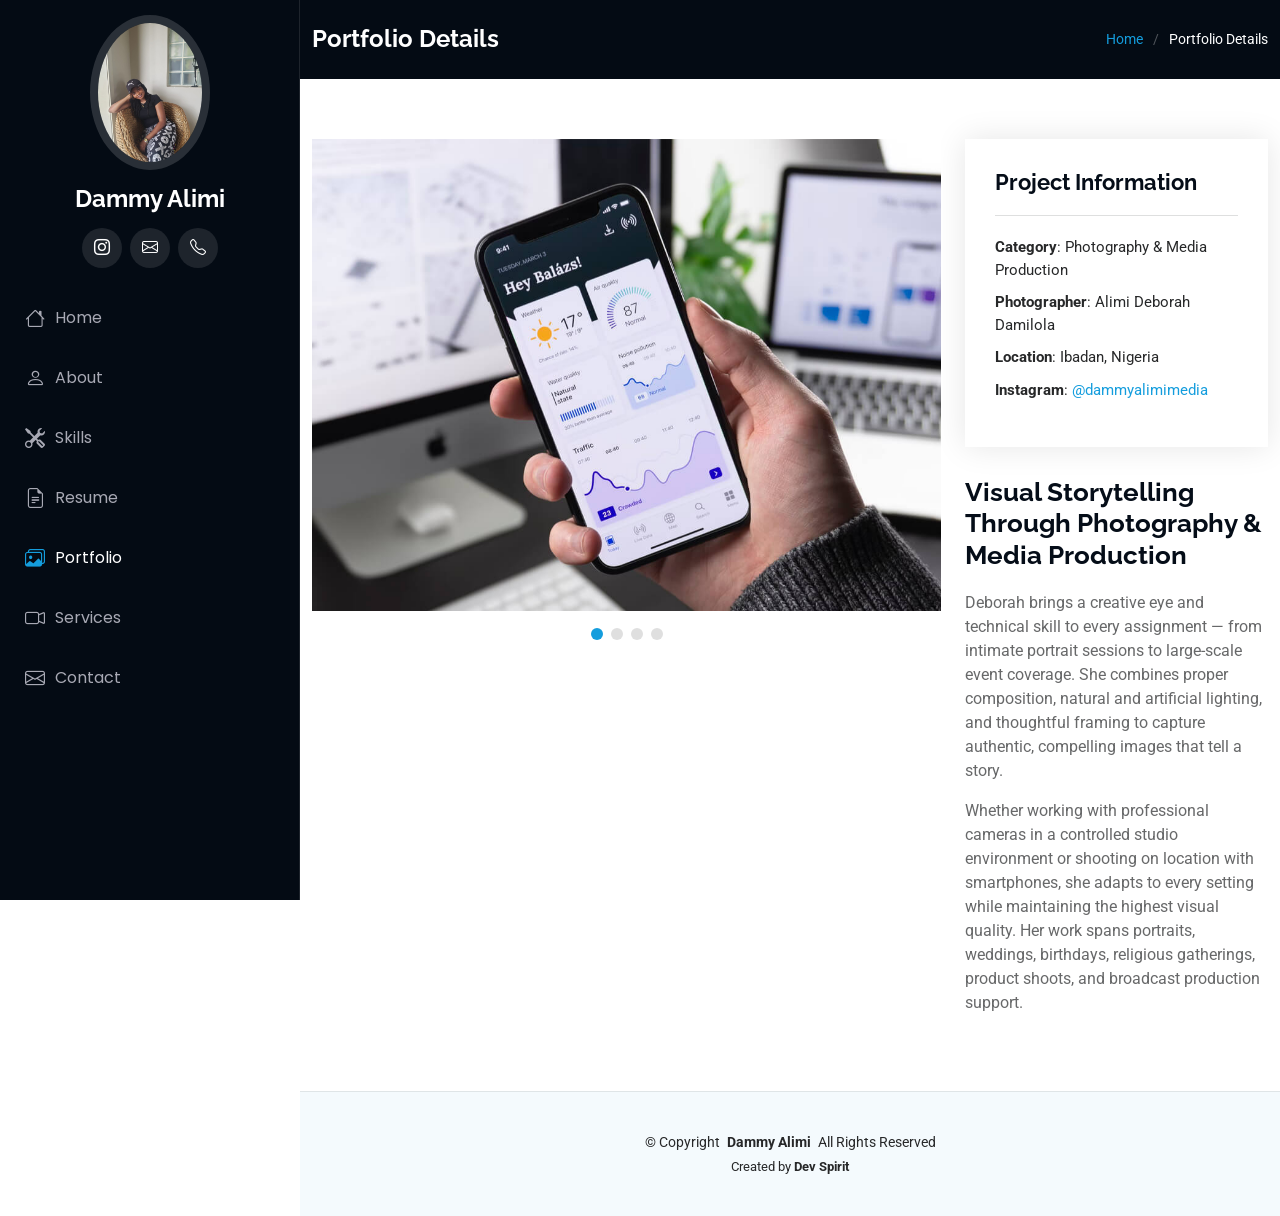
<file: portfolio-details.html>
<!DOCTYPE html>
<html lang="en">

<head>
  <meta charset="utf-8">
  <meta content="width=device-width, initial-scale=1.0" name="viewport">
  <title>Portfolio Details - Alimi Deborah Damilola</title>
  <meta content="Photography, videography and media production portfolio of Alimi Deborah Damilola." name="description">
  <meta content="photography, videography, media production, Nigeria" name="keywords">

  <!-- Favicons -->
  <link href="assets/img/favicon.png" rel="icon">
  <link href="assets/img/apple-touch-icon.png" rel="apple-touch-icon">

  <!-- Fonts -->
  <link href="https://fonts.googleapis.com" rel="preconnect">
  <link href="https://fonts.gstatic.com" rel="preconnect" crossorigin>
  <link href="https://fonts.googleapis.com/css2?family=Roboto:ital,wght@0,100;0,300;0,400;0,500;0,700;0,900;1,100;1,300;1,400;1,500;1,700;1,900&family=Poppins:ital,wght@0,100;0,200;0,300;0,400;0,500;0,600;0,700;0,800;0,900;1,100;1,200;1,300;1,400;1,500;1,600;1,700;1,800;1,900&family=Raleway:ital,wght@0,100;0,200;0,300;0,400;0,500;0,600;0,700;0,800;0,900;1,100;1,200;1,300;1,400;1,500;1,600;1,700;1,800;1,900&display=swap" rel="stylesheet">

  <!-- Vendor CSS Files -->
  <link href="assets/vendor/bootstrap/css/bootstrap.min.css" rel="stylesheet">
  <link href="assets/vendor/bootstrap-icons/bootstrap-icons.css" rel="stylesheet">
  <link href="assets/vendor/aos/aos.css" rel="stylesheet">
  <link href="assets/vendor/glightbox/css/glightbox.min.css" rel="stylesheet">
  <link href="assets/vendor/swiper/swiper-bundle.min.css" rel="stylesheet">

  <!-- Main CSS File -->
  <link href="assets/css/main.css" rel="stylesheet">

  <!-- =======================================================
  * Site Name: Dammy Alimi Portfolio
  * Created by: Dev Spirit
  ======================================================== -->
</head>

<body class="portfolio-details-page">

  <header id="header" class="header dark-background d-flex flex-column">
    <i class="header-toggle d-xl-none bi bi-list"></i>

    <div class="profile-img">
      <img src="assets/img/my-profile-img.jpg" alt="Alimi Deborah Damilola" class="img-fluid rounded-circle">
    </div>

    <a href="index.html" class="logo d-flex align-items-center justify-content-center">
      <h1 class="sitename">Dammy Alimi</h1>
    </a>

    <div class="social-links text-center">
      <a href="https://instagram.com/dammyalimimedia" class="instagram" target="_blank" title="Instagram"><i class="bi bi-instagram"></i></a>
      <a href="mailto:alimideborahdamilola978@gmail.com" class="google-plus" title="Email"><i class="bi bi-envelope"></i></a>
      <a href="tel:+2347083114554" class="linkedin" title="Phone"><i class="bi bi-telephone"></i></a>
    </div>

    <nav id="navmenu" class="navmenu">
      <ul>
        <li><a href="index.html"><i class="bi bi-house navicon"></i>Home</a></li>
        <li><a href="index.html#about"><i class="bi bi-person navicon"></i> About</a></li>
        <li><a href="index.html#skills"><i class="bi bi-tools navicon"></i> Skills</a></li>
        <li><a href="index.html#resume"><i class="bi bi-file-earmark-text navicon"></i> Resume</a></li>
        <li><a href="index.html#portfolio" class="active"><i class="bi bi-images navicon"></i> Portfolio</a></li>
        <li><a href="index.html#services"><i class="bi bi-camera-video navicon"></i> Services</a></li>
        <li><a href="index.html#contact"><i class="bi bi-envelope navicon"></i> Contact</a></li>
      </ul>
    </nav>

  </header>

  <main class="main">

    <!-- Page Title -->
    <div class="page-title dark-background">
      <div class="container d-lg-flex justify-content-between align-items-center">
        <h1 class="mb-2 mb-lg-0">Portfolio Details</h1>
        <nav class="breadcrumbs">
          <ol>
            <li><a href="index.html">Home</a></li>
            <li class="current">Portfolio Details</li>
          </ol>
        </nav>
      </div>
    </div><!-- End Page Title -->

    <!-- Portfolio Details Section -->
    <section id="portfolio-details" class="portfolio-details section">

      <div class="container" data-aos="fade-up" data-aos-delay="100">

        <div class="row gy-4">

          <div class="col-lg-8">
            <div class="portfolio-details-slider swiper init-swiper">

              <script type="application/json" class="swiper-config">
                {
                  "loop": true,
                  "speed": 600,
                  "autoplay": {
                    "delay": 5000
                  },
                  "slidesPerView": "auto",
                  "pagination": {
                    "el": ".swiper-pagination",
                    "type": "bullets",
                    "clickable": true
                  }
                }
              </script>

              <div class="swiper-wrapper align-items-center">

                <div class="swiper-slide">
                  <img src="assets/img/portfolio/app-1.jpg" alt="Portrait Photography">
                </div>

                <div class="swiper-slide">
                  <img src="assets/img/portfolio/product-1.jpg" alt="Event Coverage">
                </div>

                <div class="swiper-slide">
                  <img src="assets/img/portfolio/branding-1.jpg" alt="Studio Work">
                </div>

                <div class="swiper-slide">
                  <img src="assets/img/portfolio/books-1.jpg" alt="Broadcast Production">
                </div>

              </div>
              <div class="swiper-pagination"></div>
            </div>
          </div>

          <div class="col-lg-4">
            <div class="portfolio-info" data-aos="fade-up" data-aos-delay="200">
              <h3>Project Information</h3>
              <ul>
                <li><strong>Category</strong>: Photography &amp; Media Production</li>
                <li><strong>Photographer</strong>: Alimi Deborah Damilola</li>
                <li><strong>Location</strong>: Ibadan, Nigeria</li>
                <li><strong>Instagram</strong>: <a href="https://instagram.com/dammyalimimedia" target="_blank">@dammyalimimedia</a></li>
              </ul>
            </div>
            <div class="portfolio-description" data-aos="fade-up" data-aos-delay="300">
              <h2>Visual Storytelling Through Photography &amp; Media Production</h2>
              <p>
                Deborah brings a creative eye and technical skill to every assignment — from intimate portrait sessions to large-scale event coverage. She combines proper composition, natural and artificial lighting, and thoughtful framing to capture authentic, compelling images that tell a story.
              </p>
              <p>
                Whether working with professional cameras in a controlled studio environment or shooting on location with smartphones, she adapts to every setting while maintaining the highest visual quality. Her work spans portraits, weddings, birthdays, religious gatherings, product shoots, and broadcast production support.
              </p>
            </div>
          </div>

        </div>

      </div>

    </section><!-- /Portfolio Details Section -->

  </main>

  <footer id="footer" class="footer position-relative light-background">

    <div class="container">
      <div class="copyright text-center ">
        <p>© <span>Copyright</span> <strong class="px-1 sitename">Dammy Alimi</strong> <span>All Rights Reserved</span></p>
      </div>
      <div class="credits">
        Created by <strong>Dev Spirit</strong>
      </div>
    </div>

  </footer>

  <!-- Scroll Top -->
  <a href="#" id="scroll-top" class="scroll-top d-flex align-items-center justify-content-center"><i class="bi bi-arrow-up-short"></i></a>

  <!-- Preloader -->
  <div id="preloader"></div>

  <!-- Vendor JS Files -->
  <script src="assets/vendor/bootstrap/js/bootstrap.bundle.min.js"></script>
  <script src="assets/vendor/php-email-form/validate.js"></script>
  <script src="assets/vendor/aos/aos.js"></script>
  <script src="assets/vendor/typed.js/typed.umd.js"></script>
  <script src="assets/vendor/purecounter/purecounter_vanilla.js"></script>
  <script src="assets/vendor/waypoints/noframework.waypoints.js"></script>
  <script src="assets/vendor/glightbox/js/glightbox.min.js"></script>
  <script src="assets/vendor/imagesloaded/imagesloaded.pkgd.min.js"></script>
  <script src="assets/vendor/isotope-layout/isotope.pkgd.min.js"></script>
  <script src="assets/vendor/swiper/swiper-bundle.min.js"></script>

  <!-- Main JS File -->
  <script src="assets/js/main.js"></script>

</body>

</html>
</file>
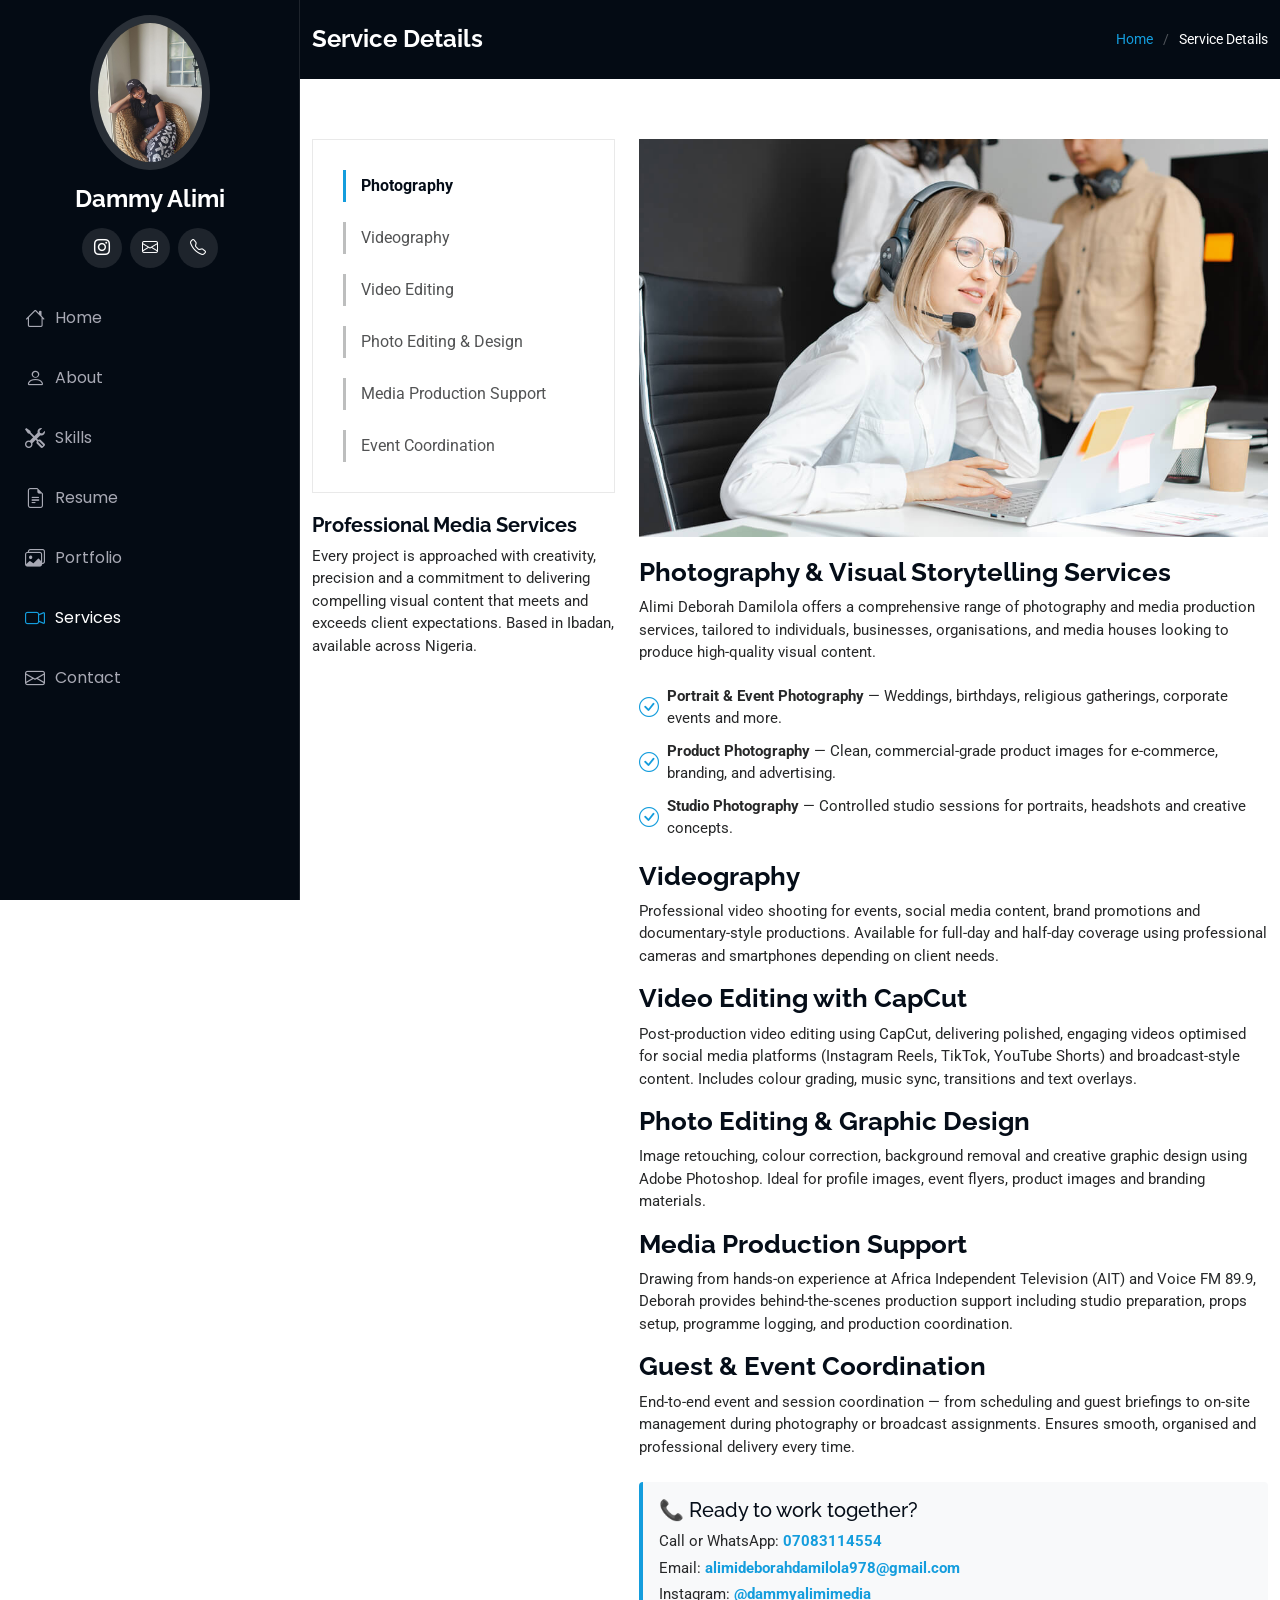
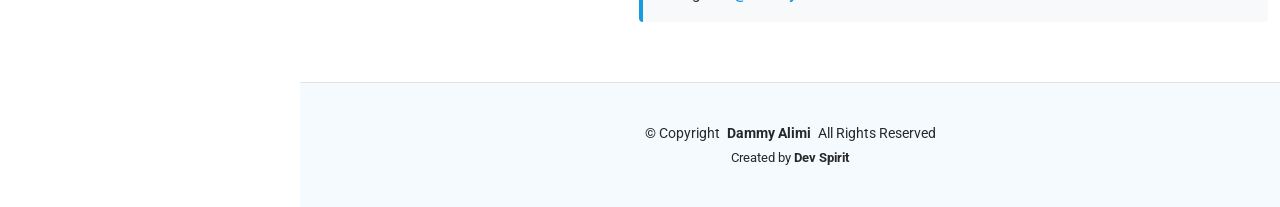
<file: service-details.html>
<!DOCTYPE html>
<html lang="en">

<head>
  <meta charset="utf-8">
  <meta content="width=device-width, initial-scale=1.0" name="viewport">
  <title>Service Details - Alimi Deborah Damilola</title>
  <meta content="Media production, photography, videography and broadcast services by Alimi Deborah Damilola." name="description">
  <meta content="photography services, videography, video editing, media production, Nigeria" name="keywords">

  <!-- Favicons -->
  <link href="assets/img/favicon.png" rel="icon">
  <link href="assets/img/apple-touch-icon.png" rel="apple-touch-icon">

  <!-- Fonts -->
  <link href="https://fonts.googleapis.com" rel="preconnect">
  <link href="https://fonts.gstatic.com" rel="preconnect" crossorigin>
  <link href="https://fonts.googleapis.com/css2?family=Roboto:ital,wght@0,100;0,300;0,400;0,500;0,700;0,900;1,100;1,300;1,400;1,500;1,700;1,900&family=Poppins:ital,wght@0,100;0,200;0,300;0,400;0,500;0,600;0,700;0,800;0,900;1,100;1,200;1,300;1,400;1,500;1,600;1,700;1,800;1,900&family=Raleway:ital,wght@0,100;0,200;0,300;0,400;0,500;0,600;0,700;0,800;0,900;1,100;1,200;1,300;1,400;1,500;1,600;1,700;1,800;1,900&display=swap" rel="stylesheet">

  <!-- Vendor CSS Files -->
  <link href="assets/vendor/bootstrap/css/bootstrap.min.css" rel="stylesheet">
  <link href="assets/vendor/bootstrap-icons/bootstrap-icons.css" rel="stylesheet">
  <link href="assets/vendor/aos/aos.css" rel="stylesheet">
  <link href="assets/vendor/glightbox/css/glightbox.min.css" rel="stylesheet">
  <link href="assets/vendor/swiper/swiper-bundle.min.css" rel="stylesheet">

  <!-- Main CSS File -->
  <link href="assets/css/main.css" rel="stylesheet">

  <!-- =======================================================
  * Site Name: Dammy Alimi Portfolio
  * Created by: Dev Spirit
  ======================================================== -->
</head>

<body class="service-details-page">

  <header id="header" class="header dark-background d-flex flex-column">
    <i class="header-toggle d-xl-none bi bi-list"></i>

    <div class="profile-img">
      <img src="assets/img/my-profile-img.jpg" alt="Alimi Deborah Damilola" class="img-fluid rounded-circle">
    </div>

    <a href="index.html" class="logo d-flex align-items-center justify-content-center">
      <h1 class="sitename">Dammy Alimi</h1>
    </a>

    <div class="social-links text-center">
      <a href="https://instagram.com/dammyalimimedia" class="instagram" target="_blank" title="Instagram"><i class="bi bi-instagram"></i></a>
      <a href="mailto:alimideborahdamilola978@gmail.com" class="google-plus" title="Email"><i class="bi bi-envelope"></i></a>
      <a href="tel:+2347083114554" class="linkedin" title="Phone"><i class="bi bi-telephone"></i></a>
    </div>

    <nav id="navmenu" class="navmenu">
      <ul>
        <li><a href="index.html"><i class="bi bi-house navicon"></i>Home</a></li>
        <li><a href="index.html#about"><i class="bi bi-person navicon"></i> About</a></li>
        <li><a href="index.html#skills"><i class="bi bi-tools navicon"></i> Skills</a></li>
        <li><a href="index.html#resume"><i class="bi bi-file-earmark-text navicon"></i> Resume</a></li>
        <li><a href="index.html#portfolio"><i class="bi bi-images navicon"></i> Portfolio</a></li>
        <li><a href="index.html#services" class="active"><i class="bi bi-camera-video navicon"></i> Services</a></li>
        <li><a href="index.html#contact"><i class="bi bi-envelope navicon"></i> Contact</a></li>
      </ul>
    </nav>

  </header>

  <main class="main">

    <!-- Page Title -->
    <div class="page-title dark-background">
      <div class="container d-lg-flex justify-content-between align-items-center">
        <h1 class="mb-2 mb-lg-0">Service Details</h1>
        <nav class="breadcrumbs">
          <ol>
            <li><a href="index.html">Home</a></li>
            <li class="current">Service Details</li>
          </ol>
        </nav>
      </div>
    </div><!-- End Page Title -->

    <!-- Service Details Section -->
    <section id="service-details" class="service-details section">

      <div class="container">

        <div class="row gy-4">

          <div class="col-lg-4" data-aos="fade-up" data-aos-delay="100">
            <div class="services-list">
              <a href="#photography" class="active">Photography</a>
              <a href="#videography">Videography</a>
              <a href="#video-editing">Video Editing</a>
              <a href="#photo-editing">Photo Editing &amp; Design</a>
              <a href="#media-production">Media Production Support</a>
              <a href="#event-coordination">Event Coordination</a>
            </div>

            <h4>Professional Media Services</h4>
            <p>Every project is approached with creativity, precision and a commitment to delivering compelling visual content that meets and exceeds client expectations. Based in Ibadan, available across Nigeria.</p>
          </div>

          <div class="col-lg-8" data-aos="fade-up" data-aos-delay="200">
            <img src="assets/img/services.jpg" alt="Media Production Services" class="img-fluid services-img">

            <h3 id="photography">Photography &amp; Visual Storytelling Services</h3>
            <p>
              Alimi Deborah Damilola offers a comprehensive range of photography and media production services, tailored to individuals, businesses, organisations, and media houses looking to produce high-quality visual content.
            </p>
            <ul>
              <li><i class="bi bi-check-circle"></i> <span><strong>Portrait &amp; Event Photography</strong> — Weddings, birthdays, religious gatherings, corporate events and more.</span></li>
              <li><i class="bi bi-check-circle"></i> <span><strong>Product Photography</strong> — Clean, commercial-grade product images for e-commerce, branding, and advertising.</span></li>
              <li><i class="bi bi-check-circle"></i> <span><strong>Studio Photography</strong> — Controlled studio sessions for portraits, headshots and creative concepts.</span></li>
            </ul>

            <h3 id="videography">Videography</h3>
            <p>
              Professional video shooting for events, social media content, brand promotions and documentary-style productions. Available for full-day and half-day coverage using professional cameras and smartphones depending on client needs.
            </p>

            <h3 id="video-editing">Video Editing with CapCut</h3>
            <p>
              Post-production video editing using CapCut, delivering polished, engaging videos optimised for social media platforms (Instagram Reels, TikTok, YouTube Shorts) and broadcast-style content. Includes colour grading, music sync, transitions and text overlays.
            </p>

            <h3 id="photo-editing">Photo Editing &amp; Graphic Design</h3>
            <p>
              Image retouching, colour correction, background removal and creative graphic design using Adobe Photoshop. Ideal for profile images, event flyers, product images and branding materials.
            </p>

            <h3 id="media-production">Media Production Support</h3>
            <p>
              Drawing from hands-on experience at Africa Independent Television (AIT) and Voice FM 89.9, Deborah provides behind-the-scenes production support including studio preparation, props setup, programme logging, and production coordination.
            </p>

            <h3 id="event-coordination">Guest &amp; Event Coordination</h3>
            <p>
              End-to-end event and session coordination — from scheduling and guest briefings to on-site management during photography or broadcast assignments. Ensures smooth, organised and professional delivery every time.
            </p>

            <div class="mt-4 p-3" style="background: #f8f9fa; border-left: 4px solid var(--accent-color, #149ddd); border-radius: 4px;">
              <h5>📞 Ready to work together?</h5>
              <p class="mb-1">Call or WhatsApp: <strong><a href="tel:+2347083114554">07083114554</a></strong></p>
              <p class="mb-1">Email: <strong><a href="mailto:alimideborahdamilola978@gmail.com">alimideborahdamilola978@gmail.com</a></strong></p>
              <p class="mb-0">Instagram: <strong><a href="https://instagram.com/dammyalimimedia" target="_blank">@dammyalimimedia</a></strong></p>
            </div>
          </div>

        </div>

      </div>

    </section><!-- /Service Details Section -->

  </main>

  <footer id="footer" class="footer position-relative light-background">

    <div class="container">
      <div class="copyright text-center ">
        <p>© <span>Copyright</span> <strong class="px-1 sitename">Dammy Alimi</strong> <span>All Rights Reserved</span></p>
      </div>
      <div class="credits">
        Created by <strong>Dev Spirit</strong>
      </div>
    </div>

  </footer>

  <!-- Scroll Top -->
  <a href="#" id="scroll-top" class="scroll-top d-flex align-items-center justify-content-center"><i class="bi bi-arrow-up-short"></i></a>

  <!-- Preloader -->
  <div id="preloader"></div>

  <!-- Vendor JS Files -->
  <script src="assets/vendor/bootstrap/js/bootstrap.bundle.min.js"></script>
  <script src="assets/vendor/php-email-form/validate.js"></script>
  <script src="assets/vendor/aos/aos.js"></script>
  <script src="assets/vendor/typed.js/typed.umd.js"></script>
  <script src="assets/vendor/purecounter/purecounter_vanilla.js"></script>
  <script src="assets/vendor/waypoints/noframework.waypoints.js"></script>
  <script src="assets/vendor/glightbox/js/glightbox.min.js"></script>
  <script src="assets/vendor/imagesloaded/imagesloaded.pkgd.min.js"></script>
  <script src="assets/vendor/isotope-layout/isotope.pkgd.min.js"></script>
  <script src="assets/vendor/swiper/swiper-bundle.min.js"></script>

  <!-- Main JS File -->
  <script src="assets/js/main.js"></script>

</body>

</html>
</file>
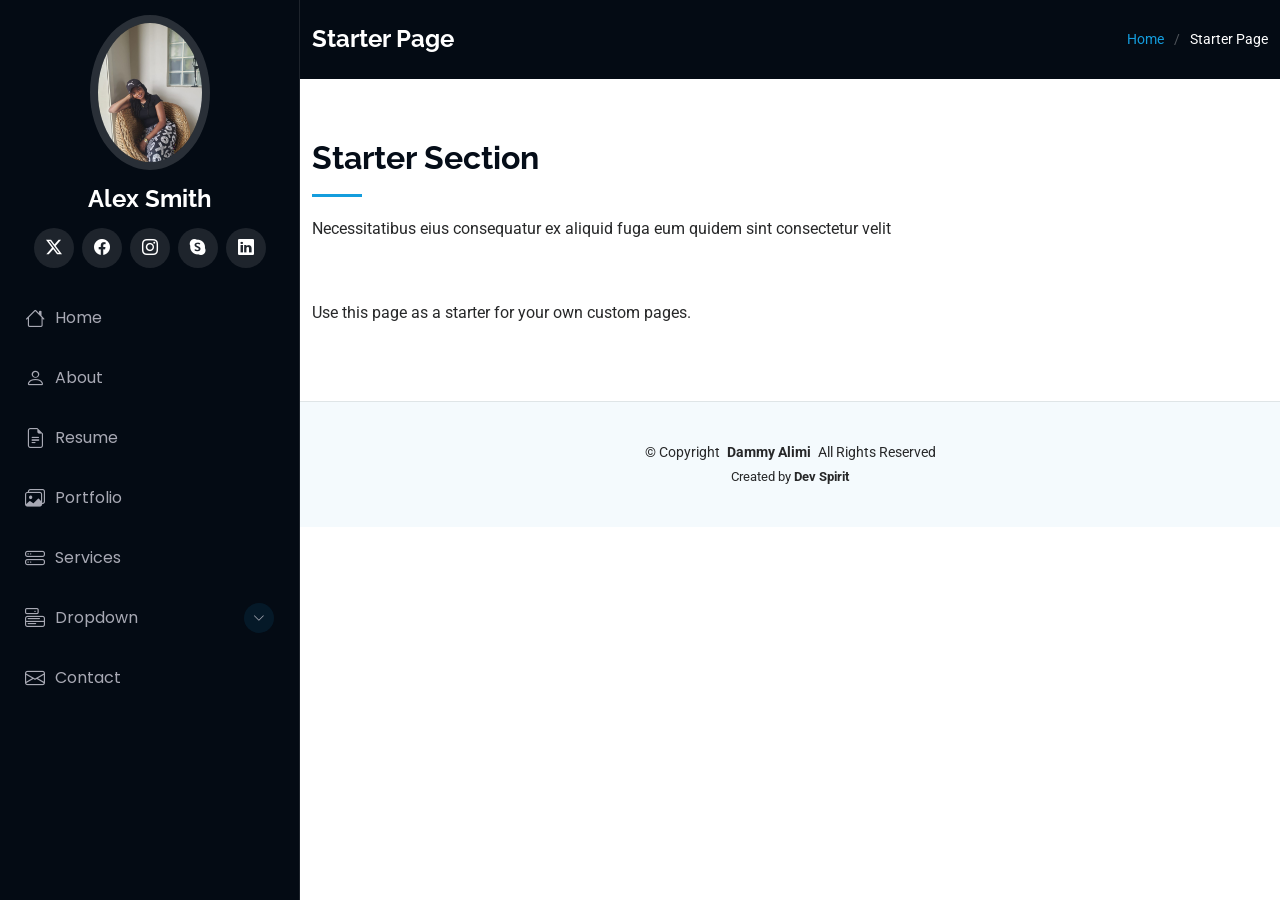
<file: starter-page.html>
<!DOCTYPE html>
<html lang="en">

<head>
  <meta charset="utf-8">
  <meta content="width=device-width, initial-scale=1.0" name="viewport">
  <title>Starter Page - Dammy Alimi Portfolio</title>
  <meta content="" name="description">
  <meta content="" name="keywords">

  <!-- Favicons -->
  <link href="assets/img/favicon.png" rel="icon">
  <link href="assets/img/apple-touch-icon.png" rel="apple-touch-icon">

  <!-- Fonts -->
  <link href="https://fonts.googleapis.com" rel="preconnect">
  <link href="https://fonts.gstatic.com" rel="preconnect" crossorigin>
  <link href="https://fonts.googleapis.com/css2?family=Roboto:ital,wght@0,100;0,300;0,400;0,500;0,700;0,900;1,100;1,300;1,400;1,500;1,700;1,900&family=Poppins:ital,wght@0,100;0,200;0,300;0,400;0,500;0,600;0,700;0,800;0,900;1,100;1,200;1,300;1,400;1,500;1,600;1,700;1,800;1,900&family=Raleway:ital,wght@0,100;0,200;0,300;0,400;0,500;0,600;0,700;0,800;0,900;1,100;1,200;1,300;1,400;1,500;1,600;1,700;1,800;1,900&display=swap" rel="stylesheet">

  <!-- Vendor CSS Files -->
  <link href="assets/vendor/bootstrap/css/bootstrap.min.css" rel="stylesheet">
  <link href="assets/vendor/bootstrap-icons/bootstrap-icons.css" rel="stylesheet">
  <link href="assets/vendor/aos/aos.css" rel="stylesheet">
  <link href="assets/vendor/glightbox/css/glightbox.min.css" rel="stylesheet">
  <link href="assets/vendor/swiper/swiper-bundle.min.css" rel="stylesheet">

  <!-- Main CSS File -->
  <link href="assets/css/main.css" rel="stylesheet">

  <!-- =======================================================
  * Site Name: Dammy Alimi Portfolio
  * Created by: Dev Spirit
  ======================================================== -->
</head>

<body class="starter-page-page">

  <header id="header" class="header dark-background d-flex flex-column">
    <i class="header-toggle d-xl-none bi bi-list"></i>

    <div class="profile-img">
      <img src="assets/img/my-profile-img.jpg" alt="" class="img-fluid rounded-circle">
    </div>

    <a href="index.html" class="logo d-flex align-items-center justify-content-center">
      <!-- Uncomment the line below if you also wish to use an image logo -->
      <!-- <img src="assets/img/logo.png" alt=""> -->
      <h1 class="sitename">Alex Smith</h1>
    </a>

    <div class="social-links text-center">
      <a href="#" class="twitter"><i class="bi bi-twitter-x"></i></a>
      <a href="#" class="facebook"><i class="bi bi-facebook"></i></a>
      <a href="#" class="instagram"><i class="bi bi-instagram"></i></a>
      <a href="#" class="google-plus"><i class="bi bi-skype"></i></a>
      <a href="#" class="linkedin"><i class="bi bi-linkedin"></i></a>
    </div>

    <nav id="navmenu" class="navmenu">
      <ul>
        <li><a href="#hero"><i class="bi bi-house navicon"></i>Home</a></li>
        <li><a href="#about"><i class="bi bi-person navicon"></i> About</a></li>
        <li><a href="#resume"><i class="bi bi-file-earmark-text navicon"></i> Resume</a></li>
        <li><a href="#portfolio"><i class="bi bi-images navicon"></i> Portfolio</a></li>
        <li><a href="#services"><i class="bi bi-hdd-stack navicon"></i> Services</a></li>
        <li class="dropdown"><a href="#"><i class="bi bi-menu-button navicon"></i> <span>Dropdown</span> <i class="bi bi-chevron-down toggle-dropdown"></i></a>
          <ul>
            <li><a href="#">Dropdown 1</a></li>
            <li class="dropdown"><a href="#"><span>Deep Dropdown</span> <i class="bi bi-chevron-down toggle-dropdown"></i></a>
              <ul>
                <li><a href="#">Deep Dropdown 1</a></li>
                <li><a href="#">Deep Dropdown 2</a></li>
                <li><a href="#">Deep Dropdown 3</a></li>
                <li><a href="#">Deep Dropdown 4</a></li>
                <li><a href="#">Deep Dropdown 5</a></li>
              </ul>
            </li>
            <li><a href="#">Dropdown 2</a></li>
            <li><a href="#">Dropdown 3</a></li>
            <li><a href="#">Dropdown 4</a></li>
          </ul>
        </li>
        <li><a href="#contact"><i class="bi bi-envelope navicon"></i> Contact</a></li>
      </ul>
    </nav>

  </header>

  <main class="main">

    <!-- Page Title -->
    <div class="page-title dark-background">
      <div class="container d-lg-flex justify-content-between align-items-center">
        <h1 class="mb-2 mb-lg-0">Starter Page</h1>
        <nav class="breadcrumbs">
          <ol>
            <li><a href="index.html">Home</a></li>
            <li class="current">Starter Page</li>
          </ol>
        </nav>
      </div>
    </div><!-- End Page Title -->

    <!-- Starter Section Section -->
    <section id="starter-section" class="starter-section section">

      <!-- Section Title -->
      <div class="container section-title" data-aos="fade-up">
        <h2>Starter Section</h2>
        <p>Necessitatibus eius consequatur ex aliquid fuga eum quidem sint consectetur velit</p>
      </div><!-- End Section Title -->

      <div class="container" data-aos="fade-up">
        <p>Use this page as a starter for your own custom pages.</p>
      </div>

    </section><!-- /Starter Section Section -->

  </main>

  <footer id="footer" class="footer position-relative light-background">

    <div class="container">
      <div class="copyright text-center ">
        <p>© <span>Copyright</span> <strong class="px-1 sitename">Dammy Alimi</strong> <span>All Rights Reserved</span></p>
      </div>
      <div class="credits">
        Created by <strong>Dev Spirit</strong>
      </div>
    </div>

  </footer>

  <!-- Scroll Top -->
  <a href="#" id="scroll-top" class="scroll-top d-flex align-items-center justify-content-center"><i class="bi bi-arrow-up-short"></i></a>

  <!-- Preloader -->
  <div id="preloader"></div>

  <!-- Vendor JS Files -->
  <script src="assets/vendor/bootstrap/js/bootstrap.bundle.min.js"></script>
  <script src="assets/vendor/php-email-form/validate.js"></script>
  <script src="assets/vendor/aos/aos.js"></script>
  <script src="assets/vendor/typed.js/typed.umd.js"></script>
  <script src="assets/vendor/purecounter/purecounter_vanilla.js"></script>
  <script src="assets/vendor/waypoints/noframework.waypoints.js"></script>
  <script src="assets/vendor/glightbox/js/glightbox.min.js"></script>
  <script src="assets/vendor/imagesloaded/imagesloaded.pkgd.min.js"></script>
  <script src="assets/vendor/isotope-layout/isotope.pkgd.min.js"></script>
  <script src="assets/vendor/swiper/swiper-bundle.min.js"></script>

  <!-- Main JS File -->
  <script src="assets/js/main.js"></script>

</body>

</html>
</file>
<file: assets/css/main.css>
/**
* Site Name: Dammy Alimi Portfolio
* Created by: Dev Spirit
*/

/*--------------------------------------------------------------
# Font & Color Variables
--------------------------------------------------------------*/
/* Fonts */
:root {
  --default-font: "Roboto",  system-ui, -apple-system, "Segoe UI", Roboto, "Helvetica Neue", Arial, "Noto Sans", "Liberation Sans", sans-serif, "Apple Color Emoji", "Segoe UI Emoji", "Segoe UI Symbol", "Noto Color Emoji";
  --heading-font: "Raleway",  sans-serif;
  --nav-font: "Poppins",  sans-serif;
}

/* Global Colors - The following color variables are used throughout the website. Updating them here will change the color scheme of the entire website */
:root { 
  --background-color: #ffffff; /* Background color for the entire website, including individual sections */
  --default-color: #272829; /* Default color used for the majority of the text content across the entire website */
  --heading-color: #050d18; /* Color for headings, subheadings and title throughout the website */
  --accent-color: #149ddd; /* Accent color that represents your brand on the website. It's used for buttons, links, and other elements that need to stand out */
  --surface-color: #ffffff; /* The surface color is used as a background of boxed elements within sections, such as cards, icon boxes, or other elements that require a visual separation from the global background. */
  --contrast-color: #ffffff; /* Contrast color for text, ensuring readability against backgrounds of accent, heading, or default colors. */
}

/* Nav Menu Colors - The following color variables are used specifically for the navigation menu. They are separate from the global colors to allow for more customization options */
:root {
  --nav-color: #a8a9b4;  /* The default color of the main navmenu links */
  --nav-hover-color: #ffffff; /* Applied to main navmenu links when they are hovered over or active */
  --nav-mobile-background-color: #040b14; /* Used as the background color for mobile navigation menu */
  --nav-dropdown-background-color: #040b14; /* Used as the background color for dropdown items that appear when hovering over primary navigation items */
  --nav-dropdown-color: #a8a9b4; /* Used for navigation links of the dropdown items in the navigation menu. */
  --nav-dropdown-hover-color: #ffffff; /* Similar to --nav-hover-color, this color is applied to dropdown navigation links when they are hovered over. */
}

/* Color Presets - These classes override global colors when applied to any section or element, providing reuse of the sam color scheme. */

.light-background {
  --background-color: #f4fafd;
  --surface-color: #ffffff;
}

.dark-background {
  --background-color: #040b14;
  --default-color: #ffffff;
  --heading-color: #ffffff;
  --surface-color: #151f2b;
  --contrast-color: #ffffff;
}

/* Smooth scroll */
:root {
  scroll-behavior: smooth;
}

/*--------------------------------------------------------------
# General Styling & Shared Classes
--------------------------------------------------------------*/
body {
  color: var(--default-color);
  background-color: var(--background-color);
  font-family: var(--default-font);
}

a {
  color: var(--accent-color);
  text-decoration: none;
  transition: 0.3s;
}

a:hover {
  color: color-mix(in srgb, var(--accent-color), transparent 25%);
  text-decoration: none;
}

h1,
h2,
h3,
h4,
h5,
h6 {
  color: var(--heading-color);
  font-family: var(--heading-font);
}

/* PHP Email Form Messages
------------------------------*/
.php-email-form .error-message {
  display: none;
  background: #df1529;
  color: #ffffff;
  text-align: left;
  padding: 15px;
  margin-bottom: 24px;
  font-weight: 600;
}

.php-email-form .sent-message {
  display: none;
  color: #ffffff;
  background: #059652;
  text-align: center;
  padding: 15px;
  margin-bottom: 24px;
  font-weight: 600;
}

.php-email-form .loading {
  display: none;
  background: var(--surface-color);
  text-align: center;
  padding: 15px;
  margin-bottom: 24px;
}

.php-email-form .loading:before {
  content: "";
  display: inline-block;
  border-radius: 50%;
  width: 24px;
  height: 24px;
  margin: 0 10px -6px 0;
  border: 3px solid var(--accent-color);
  border-top-color: var(--surface-color);
  animation: php-email-form-loading 1s linear infinite;
}

@keyframes php-email-form-loading {
  0% {
    transform: rotate(0deg);
  }

  100% {
    transform: rotate(360deg);
  }
}

/*--------------------------------------------------------------
# Global Header
--------------------------------------------------------------*/
.header {
  color: var(--default-color);
  background-color: var(--background-color);
  position: fixed;
  top: 0;
  left: 0;
  bottom: 0;
  padding: 0 15px;
  width: 300px;
  transition: all ease-in-out 0.3s;
  overflow-y: auto;
  z-index: 997;
  border-right: 1px solid color-mix(in srgb, var(--default-color), transparent 90%);
}

.header .profile-img img {
  margin: 15px auto;
  display: block;
  width: 120px;
  border: 8px solid color-mix(in srgb, var(--default-color), transparent 85%);
}

.header .logo {
  line-height: 1;
  margin-bottom: 15px;
}

.header .logo img {
  max-height: 32px;
  margin-right: 8px;
}

.header .logo h1 {
  font-size: 24px;
  margin: 0;
  font-weight: 700;
  color: var(--heading-color);
}

.header .social-links {
  margin: 0 0 20px 0;
}

.header .social-links a {
  font-size: 16px;
  display: inline-flex;
  align-items: center;
  justify-content: center;
  background: color-mix(in srgb, var(--default-color), transparent 90%);
  color: var(--default-color);
  margin: 0 2px;
  border-radius: 50%;
  text-align: center;
  width: 40px;
  height: 40px;
  transition: 0.3s;
}

.header .social-links a:hover {
  color: var(--contrast-color);
  background: var(--accent-color);
}

@media (min-width: 1200px) {

  .header~main,
  .header~#footer {
    margin-left: 300px;
  }
}

@media (max-width: 1199px) {
  .header {
    left: -100%;
  }
}

.header.header-show {
  left: 0;
}

.header .header-toggle {
  color: var(--contrast-color);
  background-color: var(--accent-color);
  font-size: 22px;
  display: flex;
  align-items: center;
  justify-content: center;
  width: 40px;
  height: 40px;
  border-radius: 50%;
  cursor: pointer;
  position: fixed;
  top: 15px;
  right: 15px;
  z-index: 9999;
  transition: background-color 0.3s;
}

.header .header-toggle:hover {
  color: var(--contrast-color);
  background-color: color-mix(in srgb, var(--accent-color) 90%, white 15%);
}

/*--------------------------------------------------------------
# Navigation Menu
--------------------------------------------------------------*/
.mobile-nav-toggle {
  display: none;
}

.navmenu {
  padding: 0;
  z-index: 9997;
}

.navmenu ul {
  list-style: none;
  padding: 0 0 20px 0;
  margin: 0;
}

.navmenu a,
.navmenu a:focus {
  color: var(--nav-color);
  padding: 15px 10px;
  font-family: var(--nav-font);
  font-size: 16px;
  font-weight: 400;
  display: flex;
  align-items: center;
  white-space: nowrap;
  transition: 0.3s;
  width: 100%;
}

.navmenu a .navicon,
.navmenu a:focus .navicon {
  font-size: 20px;
  margin-right: 10px;
}

.navmenu a .toggle-dropdown,
.navmenu a:focus .toggle-dropdown {
  font-size: 12px;
  line-height: 0;
  margin-left: auto;
  width: 30px;
  height: 30px;
  display: flex;
  align-items: center;
  justify-content: center;
  border-radius: 50%;
  transition: 0.3s;
  flex-shrink: 0;
  background-color: color-mix(in srgb, var(--accent-color), transparent 90%);
}

.navmenu a .toggle-dropdown:hover,
.navmenu a:focus .toggle-dropdown:hover {
  background-color: var(--accent-color);
  color: var(--contrast-color);
}

.navmenu a:hover,
.navmenu .active,
.navmenu .active:focus {
  color: var(--nav-hover-color);
}

.navmenu a:hover .navicon,
.navmenu .active .navicon,
.navmenu .active:focus .navicon {
  color: var(--accent-color);
}

.navmenu .active .toggle-dropdown,
.navmenu .active:focus .toggle-dropdown {
  background-color: var(--accent-color);
  color: var(--contrast-color);
  transform: rotate(180deg);
}

.navmenu .dropdown {
  display: block;
}

.navmenu .dropdown a,
.navmenu .dropdown a:focus {
  color: --nav-dropdown-color;
}

.navmenu .dropdown a:hover,
.navmenu .dropdown .active,
.navmenu .dropdown .active:focus {
  color: var(--nav-dropdown-hover-color);
}

.navmenu .dropdown ul {
  position: static;
  display: none;
  z-index: 99;
  padding: 5px 10px;
  margin: 5px 10px;
  background-color: var(--nav-dropdown-background-color);
  border: 1px solid color-mix(in srgb, var(--default-color), transparent 90%);
  box-shadow: none;
  transition: all 0.5s ease-in-out;
}

.navmenu .dropdown ul ul {
  background-color: rgba(33, 37, 41, 0.1);
}

.navmenu .dropdown>.dropdown-active {
  display: block;
  background-color: rgba(33, 37, 41, 0.03);
}

/*--------------------------------------------------------------
# Global Footer
--------------------------------------------------------------*/
.footer {
  color: var(--default-color);
  background-color: var(--background-color);
  font-size: 14px;
  padding: 40px 0;
  position: relative;
  border-top: 1px solid color-mix(in srgb, var(--default-color), transparent 90%);
}

.footer .copyright p {
  margin-bottom: 0;
}

.footer .credits {
  margin-top: 4px;
  font-size: 13px;
  text-align: center;
}

/*--------------------------------------------------------------
# Preloader
--------------------------------------------------------------*/
#preloader {
  position: fixed;
  inset: 0;
  z-index: 999999;
  overflow: hidden;
  background: var(--background-color);
  transition: all 0.6s ease-out;
}

#preloader:before {
  content: "";
  position: fixed;
  top: calc(50% - 30px);
  left: calc(50% - 30px);
  border: 6px solid #ffffff;
  border-color: var(--accent-color) transparent var(--accent-color) transparent;
  border-radius: 50%;
  width: 60px;
  height: 60px;
  animation: animate-preloader 1.5s linear infinite;
}

@keyframes animate-preloader {
  0% {
    transform: rotate(0deg);
  }

  100% {
    transform: rotate(360deg);
  }
}

/*--------------------------------------------------------------
# Scroll Top Button
--------------------------------------------------------------*/
.scroll-top {
  position: fixed;
  visibility: hidden;
  opacity: 0;
  right: 15px;
  bottom: -15px;
  z-index: 99999;
  background-color: var(--accent-color);
  width: 44px;
  height: 44px;
  border-radius: 50px;
  transition: all 0.4s;
}

.scroll-top i {
  font-size: 24px;
  color: var(--contrast-color);
  line-height: 0;
}

.scroll-top:hover {
  background-color: color-mix(in srgb, var(--accent-color), transparent 20%);
  color: var(--contrast-color);
}

.scroll-top.active {
  visibility: visible;
  opacity: 1;
  bottom: 15px;
}

/*--------------------------------------------------------------
# Disable aos animation delay on mobile devices
--------------------------------------------------------------*/
@media screen and (max-width: 768px) {
  [data-aos-delay] {
    transition-delay: 0 !important;
  }
}

/*--------------------------------------------------------------
# Global Page Titles & Breadcrumbs
--------------------------------------------------------------*/
.page-title {
  color: var(--default-color);
  background-color: var(--background-color);
  padding: 25px 0;
  position: relative;
}

.page-title h1 {
  font-size: 24px;
  font-weight: 700;
}

.page-title .breadcrumbs ol {
  display: flex;
  flex-wrap: wrap;
  list-style: none;
  padding: 0;
  margin: 0;
  font-size: 14px;
  font-weight: 400;
}

.page-title .breadcrumbs ol li+li {
  padding-left: 10px;
}

.page-title .breadcrumbs ol li+li::before {
  content: "/";
  display: inline-block;
  padding-right: 10px;
  color: color-mix(in srgb, var(--default-color), transparent 70%);
}

/*--------------------------------------------------------------
# Global Sections
--------------------------------------------------------------*/
section,
.section {
  color: var(--default-color);
  background-color: var(--background-color);
  padding: 60px 0;
  overflow: clip;
}

/*--------------------------------------------------------------
# Global Section Titles
--------------------------------------------------------------*/
.section-title {
  padding-bottom: 60px;
  position: relative;
}

.section-title h2 {
  font-size: 32px;
  font-weight: 700;
  margin-bottom: 20px;
  padding-bottom: 20px;
  position: relative;
}

.section-title h2:after {
  content: "";
  position: absolute;
  display: block;
  width: 50px;
  height: 3px;
  background: var(--accent-color);
  left: 0;
  bottom: 0;
}

.section-title p {
  margin-bottom: 0;
}

/*--------------------------------------------------------------
# Hero Section
--------------------------------------------------------------*/
.hero {
  width: 100%;
  min-height: 100vh;
  position: relative;
  padding: 80px 0;
  display: flex;
  align-items: center;
  justify-content: center;
}

.hero img {
  position: absolute;
  inset: 0;
  display: block;
  width: 100%;
  height: 100%;
  object-fit: cover;
  z-index: 1;
}

.hero:before {
  content: "";
  background: color-mix(in srgb, var(--background-color), transparent 70%);
  position: absolute;
  inset: 0;
  z-index: 2;
}

.hero .container {
  position: relative;
  z-index: 3;
}

.hero h2 {
  margin: 0;
  font-size: 64px;
  font-weight: 700;
}

.hero p {
  margin: 5px 0 0 0;
  font-size: 26px;
}

.hero p span {
  letter-spacing: 1px;
  border-bottom: 2px solid var(--accent-color);
}

.hero .social-links {
  margin-top: 25px;
}

.hero .social-links a {
  font-size: 24px;
  display: inline-block;
  color: color-mix(in srgb, var(--default-color), transparent 50%);
  line-height: 1;
  margin-right: 20px;
  transition: 0.3s;
}

.hero .social-links a:hover {
  color: var(--accent-color);
}

@media (max-width: 768px) {
  .hero h2 {
    font-size: 32px;
  }

  .hero p {
    font-size: 20px;
  }
}

/*--------------------------------------------------------------
# About Section
--------------------------------------------------------------*/
.about .content h2 {
  font-weight: 700;
  font-size: 24px;
}

.about .content ul {
  list-style: none;
  padding: 0;
}

.about .content ul li {
  margin-bottom: 20px;
  display: flex;
  align-items: center;
}

.about .content ul strong {
  margin-right: 10px;
}

.about .content ul i {
  font-size: 16px;
  margin-right: 5px;
  color: var(--accent-color);
  line-height: 0;
}

/*--------------------------------------------------------------
# Stats Section
--------------------------------------------------------------*/
.stats .stats-item {
  padding: 30px;
  width: 100%;
}

.stats .stats-item i {
  color: var(--accent-color);
  display: block;
  font-size: 44px;
  float: left;
  line-height: 0;
}

.stats .stats-item .purecounter {
  color: var(--heading-color);
  font-size: 48px;
  line-height: 40px;
  display: block;
  font-weight: 700;
  margin-left: 60px;
}

.stats .stats-item p {
  color: color-mix(in srgb, var(--default-color), transparent 40%);
  padding: 15px 0 0 0;
  margin: 0 0 0 60px;
  font-family: var(--heading-font);
  font-size: 14px;
}

/*--------------------------------------------------------------
# Skills Section
--------------------------------------------------------------*/
.skills .progress {
  height: 60px;
  display: block;
  background: none;
  border-radius: 0;
}

.skills .progress .skill {
  color: var(--heading-color);
  padding: 0;
  margin: 0 0 6px 0;
  text-transform: uppercase;
  display: block;
  font-weight: 600;
  font-family: var(--heading-font);
}

.skills .progress .skill .val {
  float: right;
  font-style: normal;
}

.skills .progress-bar-wrap {
  background: color-mix(in srgb, var(--default-color), transparent 90%);
  height: 10px;
}

.skills .progress-bar {
  width: 1px;
  height: 10px;
  transition: 0.9s;
  background-color: var(--accent-color);
}

/*--------------------------------------------------------------
# Resume Section
--------------------------------------------------------------*/
.resume .resume-title {
  color: var(--heading-color);
  font-size: 26px;
  font-weight: 700;
  margin-top: 20px;
  margin-bottom: 20px;
}

.resume .resume-item {
  padding: 0 0 20px 20px;
  margin-top: -2px;
  border-left: 2px solid var(--accent-color);
  position: relative;
}

.resume .resume-item h4 {
  line-height: 18px;
  font-size: 18px;
  font-weight: 600;
  text-transform: uppercase;
  color: color-mix(in srgb, var(--default-color), transparent 20%);
  margin-bottom: 10px;
}

.resume .resume-item h5 {
  font-size: 16px;
  padding: 5px 15px;
  display: inline-block;
  font-weight: 600;
  margin-bottom: 10px;
}

.resume .resume-item ul {
  padding-left: 20px;
}

.resume .resume-item ul li {
  padding-bottom: 10px;
}

.resume .resume-item:last-child {
  padding-bottom: 0;
}

.resume .resume-item::before {
  content: "";
  position: absolute;
  width: 16px;
  height: 16px;
  border-radius: 50px;
  left: -9px;
  top: 0;
  background: var(--background-color);
  border: 2px solid var(--accent-color);
}

/*--------------------------------------------------------------
# Portfolio Section
--------------------------------------------------------------*/
.portfolio .portfolio-filters {
  padding: 0;
  margin: 0 auto 20px auto;
  list-style: none;
  text-align: center;
}

.portfolio .portfolio-filters li {
  cursor: pointer;
  display: inline-block;
  padding: 0;
  font-size: 14px;
  font-weight: 400;
  margin: 0 10px;
  line-height: 1;
  text-transform: uppercase;
  margin-bottom: 10px;
  transition: all 0.3s ease-in-out;
}

.portfolio .portfolio-filters li:hover,
.portfolio .portfolio-filters li.filter-active {
  color: var(--accent-color);
}

.portfolio .portfolio-filters li:first-child {
  margin-left: 0;
}

.portfolio .portfolio-filters li:last-child {
  margin-right: 0;
}

@media (max-width: 575px) {
  .portfolio .portfolio-filters li {
    font-size: 14px;
    margin: 0 5px;
  }
}

.portfolio .portfolio-content {
  position: relative;
  overflow: hidden;
}

.portfolio .portfolio-content img {
  transition: 0.3s;
}

.portfolio .portfolio-content .portfolio-info {
  opacity: 0;
  position: absolute;
  inset: 0;
  z-index: 3;
  transition: all ease-in-out 0.3s;
  background: rgba(0, 0, 0, 0.6);
  padding: 15px;
}

.portfolio .portfolio-content .portfolio-info h4 {
  font-size: 14px;
  padding: 5px 10px;
  font-weight: 400;
  color: #ffffff;
  display: inline-block;
  background-color: var(--accent-color);
}

.portfolio .portfolio-content .portfolio-info p {
  position: absolute;
  bottom: 10px;
  text-align: center;
  display: inline-block;
  left: 0;
  right: 0;
  font-size: 16px;
  font-weight: 600;
  color: rgba(255, 255, 255, 0.8);
}

.portfolio .portfolio-content .portfolio-info .preview-link,
.portfolio .portfolio-content .portfolio-info .details-link {
  position: absolute;
  left: calc(50% - 40px);
  font-size: 26px;
  top: calc(50% - 14px);
  color: #fff;
  transition: 0.3s;
  line-height: 1.2;
}

.portfolio .portfolio-content .portfolio-info .preview-link:hover,
.portfolio .portfolio-content .portfolio-info .details-link:hover {
  color: var(--accent-color);
}

.portfolio .portfolio-content .portfolio-info .details-link {
  left: 50%;
  font-size: 34px;
  line-height: 0;
}

.portfolio .portfolio-content:hover .portfolio-info {
  opacity: 1;
}

.portfolio .portfolio-content:hover img {
  transform: scale(1.1);
}

/*--------------------------------------------------------------
# Services Section
--------------------------------------------------------------*/
.services .service-item {
  position: relative;
}

.services .service-item .icon {
  background: var(--accent-color);
  display: flex;
  align-items: center;
  justify-content: center;
  width: 54px;
  height: 54px;
  border-radius: 50%;
  transition: 0.5s;
  border: 1px solid var(--accent-color);
  margin-right: 20px;
}

.services .service-item .icon i {
  color: var(--contrast-color);
  font-size: 24px;
  line-height: 0;
}

.services .service-item:hover .icon {
  background: var(--surface-color);
}

.services .service-item:hover .icon i {
  color: var(--accent-color);
}

.services .service-item .title {
  font-weight: 700;
  margin-bottom: 15px;
  font-size: 18px;
}

.services .service-item .title a {
  color: var(--heading-color);
}

.services .service-item .title a:hover {
  color: var(--accent-color);
}

.services .service-item .description {
  line-height: 24px;
  font-size: 14px;
}

/*--------------------------------------------------------------
# Testimonials Section
--------------------------------------------------------------*/
.testimonials .testimonials-carousel,
.testimonials .testimonials-slider {
  overflow: hidden;
}

.testimonials .testimonial-item {
  box-sizing: content-box;
  text-align: center;
  min-height: 320px;
}

.testimonials .testimonial-item .testimonial-img {
  width: 90px;
  border-radius: 50%;
  margin: 0 auto;
}

.testimonials .testimonial-item h3 {
  font-size: 18px;
  font-weight: bold;
  margin: 10px 0 5px 0;
}

.testimonials .testimonial-item h4 {
  font-size: 14px;
  color: color-mix(in srgb, var(--default-color), transparent 20%);
  margin: 0;
}

.testimonials .testimonial-item .quote-icon-left,
.testimonials .testimonial-item .quote-icon-right {
  color: color-mix(in srgb, var(--accent-color), transparent 40%);
  font-size: 26px;
  line-height: 0;
}

.testimonials .testimonial-item .quote-icon-left {
  display: inline-block;
  left: -5px;
  position: relative;
}

.testimonials .testimonial-item .quote-icon-right {
  display: inline-block;
  right: -5px;
  position: relative;
  top: 10px;
  transform: scale(-1, -1);
}

.testimonials .testimonial-item p {
  font-style: italic;
  margin: 0 15px 15px 15px;
  padding: 20px;
  background-color: var(--surface-color);
  position: relative;
  margin-bottom: 35px;
  border-radius: 6px;
  box-shadow: 0px 2px 15px rgba(0, 0, 0, 0.1);
}

.testimonials .testimonial-item p::after {
  content: "";
  width: 0;
  height: 0;
  border-top: 20px solid var(--surface-color);
  border-right: 20px solid transparent;
  border-left: 20px solid transparent;
  position: absolute;
  bottom: -20px;
  left: calc(50% - 20px);
}

.testimonials .swiper-wrapper {
  height: auto;
}

.testimonials .swiper-pagination {
  margin-top: 40px;
  position: relative;
}

.testimonials .swiper-pagination .swiper-pagination-bullet {
  width: 12px;
  height: 12px;
  background-color: var(--background-color);
  opacity: 1;
  border: 1px solid var(--accent-color);
}

.testimonials .swiper-pagination .swiper-pagination-bullet-active {
  background-color: var(--accent-color);
}

/*--------------------------------------------------------------
# Contact Section
--------------------------------------------------------------*/
.contact .info-wrap {
  background-color: var(--surface-color);
  box-shadow: 0px 0px 20px rgba(0, 0, 0, 0.1);
  padding: 30px;
}

@media (max-width: 575px) {
  .contact .info-wrap {
    padding: 20px;
  }
}

.contact .info-item {
  margin-bottom: 40px;
}

.contact .info-item i {
  font-size: 20px;
  color: var(--accent-color);
  background: color-mix(in srgb, var(--accent-color), transparent 92%);
  width: 44px;
  height: 44px;
  display: flex;
  justify-content: center;
  align-items: center;
  border-radius: 50px;
  transition: all 0.3s ease-in-out;
  margin-right: 15px;
}

.contact .info-item h3 {
  padding: 0;
  font-size: 18px;
  font-weight: 700;
  margin-bottom: 5px;
}

.contact .info-item p {
  padding: 0;
  margin-bottom: 0;
  font-size: 14px;
}

.contact .info-item:hover i {
  background: var(--accent-color);
  color: var(--contrast-color);
}

.contact .php-email-form {
  background-color: var(--surface-color);
  height: 100%;
  padding: 30px;
  box-shadow: 0px 0px 20px rgba(0, 0, 0, 0.1);
}

@media (max-width: 575px) {
  .contact .php-email-form {
    padding: 20px;
  }
}

.contact .php-email-form input[type=text],
.contact .php-email-form input[type=email],
.contact .php-email-form textarea {
  font-size: 14px;
  padding: 10px 15px;
  box-shadow: none;
  border-radius: 0;
  color: var(--default-color);
  background-color: var(--surface-color);
  border-color: color-mix(in srgb, var(--default-color), transparent 80%);
}

.contact .php-email-form input[type=text]:focus,
.contact .php-email-form input[type=email]:focus,
.contact .php-email-form textarea:focus {
  border-color: var(--accent-color);
}

.contact .php-email-form input[type=text]::placeholder,
.contact .php-email-form input[type=email]::placeholder,
.contact .php-email-form textarea::placeholder {
  color: color-mix(in srgb, var(--default-color), transparent 70%);
}

.contact .php-email-form button[type=submit] {
  color: var(--contrast-color);
  background: var(--accent-color);
  border: 0;
  padding: 10px 30px;
  transition: 0.4s;
  border-radius: 50px;
}

.contact .php-email-form button[type=submit]:hover {
  background: color-mix(in srgb, var(--accent-color), transparent 25%);
}

/*--------------------------------------------------------------
# Portfolio Details Section
--------------------------------------------------------------*/
.portfolio-details .portfolio-details-slider img {
  width: 100%;
}

.portfolio-details .portfolio-details-slider .swiper-pagination {
  margin-top: 20px;
  position: relative;
}

.portfolio-details .portfolio-details-slider .swiper-pagination .swiper-pagination-bullet {
  width: 12px;
  height: 12px;
  background-color: color-mix(in srgb, var(--default-color), transparent 85%);
  opacity: 1;
}

.portfolio-details .portfolio-details-slider .swiper-pagination .swiper-pagination-bullet-active {
  background-color: var(--accent-color);
}

.portfolio-details .portfolio-info {
  padding: 30px;
  box-shadow: 0px 0 30px rgba(0, 0, 0, 0.1);
}

.portfolio-details .portfolio-info h3 {
  font-size: 22px;
  font-weight: 700;
  margin-bottom: 20px;
  padding-bottom: 20px;
  border-bottom: 1px solid color-mix(in srgb, var(--default-color), transparent 85%);
}

.portfolio-details .portfolio-info ul {
  list-style: none;
  padding: 0;
  font-size: 15px;
}

.portfolio-details .portfolio-info ul li+li {
  margin-top: 10px;
}

.portfolio-details .portfolio-description {
  padding-top: 30px;
}

.portfolio-details .portfolio-description h2 {
  font-size: 26px;
  font-weight: 700;
  margin-bottom: 20px;
}

.portfolio-details .portfolio-description p {
  padding: 0;
  color: color-mix(in srgb, var(--default-color), transparent 30%);
}

/*--------------------------------------------------------------
# Service Details Section
--------------------------------------------------------------*/
.service-details .services-list {
  padding: 10px 30px;
  border: 1px solid color-mix(in srgb, var(--default-color), transparent 90%);
  margin-bottom: 20px;
}

.service-details .services-list a {
  display: block;
  line-height: 1;
  padding: 8px 0 8px 15px;
  border-left: 3px solid color-mix(in srgb, var(--default-color), transparent 70%);
  margin: 20px 0;
  color: color-mix(in srgb, var(--default-color), transparent 20%);
  transition: 0.3s;
}

.service-details .services-list a.active {
  color: var(--heading-color);
  font-weight: 700;
  border-color: var(--accent-color);
}

.service-details .services-list a:hover {
  border-color: var(--accent-color);
}

.service-details .services-img {
  margin-bottom: 20px;
}

.service-details h3 {
  font-size: 26px;
  font-weight: 700;
}

.service-details h4 {
  font-size: 20px;
  font-weight: 700;
}

.service-details p {
  font-size: 15px;
}

.service-details ul {
  list-style: none;
  padding: 0;
  font-size: 15px;
}

.service-details ul li {
  padding: 5px 0;
  display: flex;
  align-items: center;
}

.service-details ul i {
  font-size: 20px;
  margin-right: 8px;
  color: var(--accent-color);
}

/*--------------------------------------------------------------
# Starter Section Section
--------------------------------------------------------------*/
.starter-section {
  /* Add your styles here */
}
</file>
